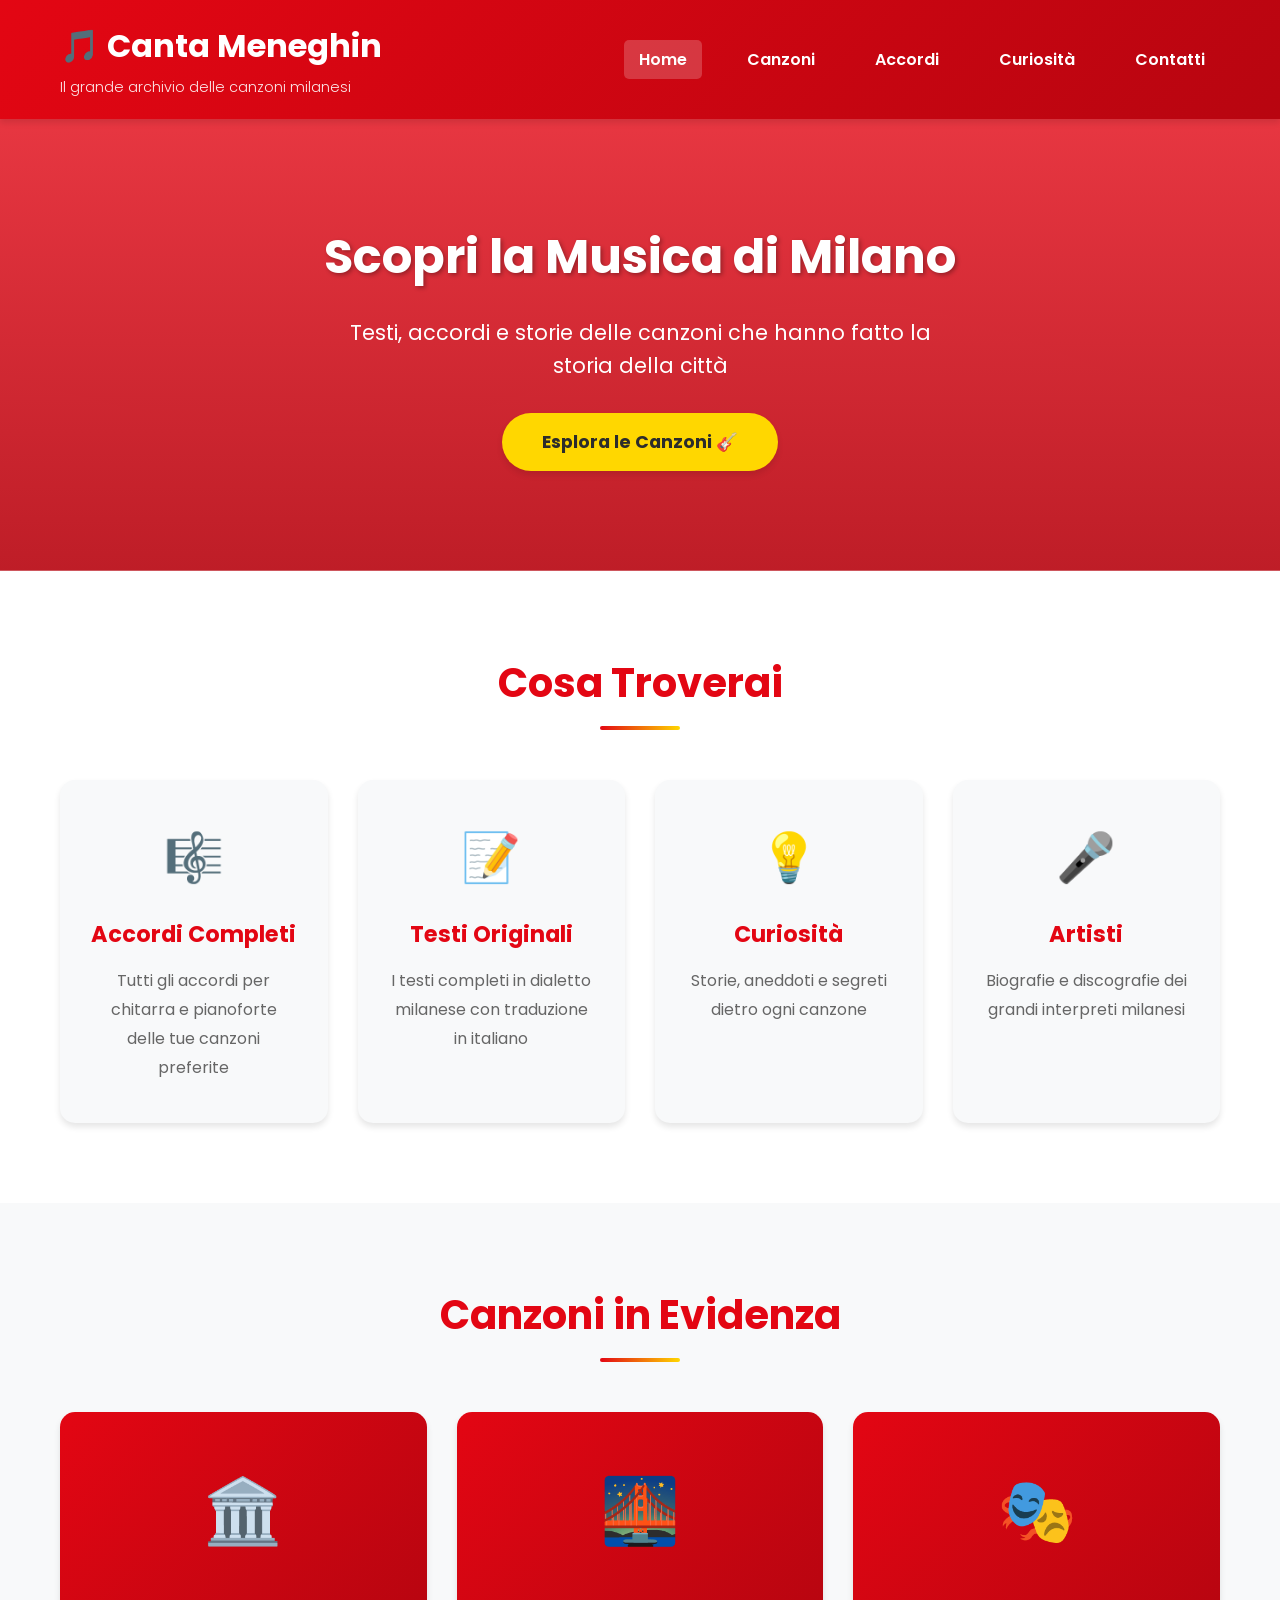
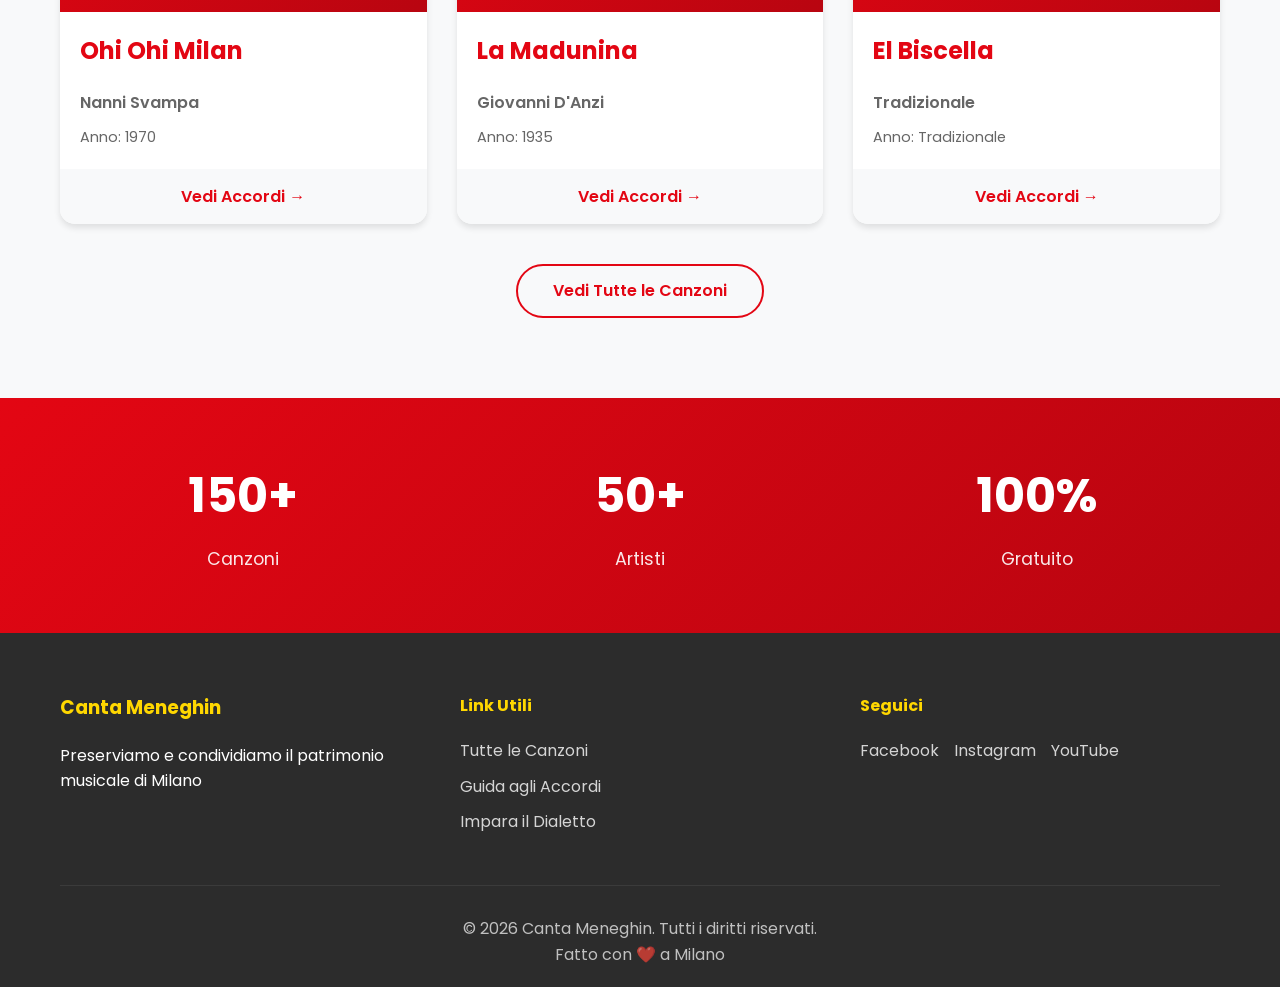
<file: index.html>
<!DOCTYPE html>
<html lang="it">
<head>
    <meta charset="UTF-8">
    <meta name="viewport" content="width=device-width, initial-scale=1.0">
    <title>Canta Meneghin - Il Grande Archivio delle Canzoni Milanesi</title>
    <link rel="stylesheet" href="css/style.css">
    <link href="https://fonts.googleapis.com/css2?family=Poppins:wght@300;400;600;700&display=swap" rel="stylesheet">
</head>
<body>
    <!-- Header -->
    <header class="main-header">
        <div class="container">
            <div class="logo">
                <h1>🎵 Canta Meneghin</h1>
                <p class="tagline">Il grande archivio delle canzoni milanesi</p>
            </div>
            <nav class="main-nav">
                <ul>
                    <li><a href="index.html" class="active">Home</a></li>
                    <li><a href="#canzoni">Canzoni</a></li>
                    <li><a href="#accordi">Accordi</a></li>
                    <li><a href="#curiosita">Curiosità</a></li>
                    <li><a href="#contatti">Contatti</a></li>
                </ul>
            </nav>
        </div>
    </header>

    <!-- Hero Section -->
    <section class="hero-section">
        <div class="hero-content">
            <h2>Scopri la Musica di Milano</h2>
            <p>Testi, accordi e storie delle canzoni che hanno fatto la storia della città</p>
            <a href="canzoni/index.html" class="cta-button">Esplora le Canzoni 🎸</a>
        </div>
    </section>

    <!-- Features Section -->
    <section class="features-section">
        <div class="container">
            <h2 class="section-title">Cosa Troverai</h2>
            <div class="features-grid">
                <div class="feature-card">
                    <div class="feature-icon">🎼</div>
                    <h3>Accordi Completi</h3>
                    <p>Tutti gli accordi per chitarra e pianoforte delle tue canzoni preferite</p>
                </div>
                <div class="feature-card">
                    <div class="feature-icon">📝</div>
                    <h3>Testi Originali</h3>
                    <p>I testi completi in dialetto milanese con traduzione in italiano</p>
                </div>
                <div class="feature-card">
                    <div class="feature-icon">💡</div>
                    <h3>Curiosità</h3>
                    <p>Storie, aneddoti e segreti dietro ogni canzone</p>
                </div>
                <div class="feature-card">
                    <div class="feature-icon">🎤</div>
                    <h3>Artisti</h3>
                    <p>Biografie e discografie dei grandi interpreti milanesi</p>
                </div>
            </div>
        </div>
    </section>

    <!-- Featured Songs -->
    <section id="canzoni" class="songs-section">
        <div class="container">
            <h2 class="section-title">Canzoni in Evidenza</h2>
            <div class="songs-grid">
                <div class="song-card">
                    <div class="song-image">🏛️</div>
                    <h3>Ohi Ohi Milan</h3>
                    <p class="artist">Nanni Svampa</p>
                    <p class="year">Anno: 1970</p>
                    <a href="canzoni/esempio.html" class="song-link">Vedi Accordi →</a>
                </div>
                <div class="song-card">
                    <div class="song-image">🌉</div>
                    <h3>La Madunina</h3>
                    <p class="artist">Giovanni D'Anzi</p>
                    <p class="year">Anno: 1935</p>
                    <a href="#" class="song-link">Vedi Accordi →</a>
                </div>
                <div class="song-card">
                    <div class="song-image">🎭</div>
                    <h3>El Biscella</h3>
                    <p class="artist">Tradizionale</p>
                    <p class="year">Anno: Tradizionale</p>
                    <a href="#" class="song-link">Vedi Accordi →</a>
                </div>
            </div>
            <div class="center-button">
                <a href="canzoni/index.html" class="secondary-button">Vedi Tutte le Canzoni</a>
            </div>
        </div>
    </section>

    <!-- Stats Section -->
    <section class="stats-section">
        <div class="container">
            <div class="stats-grid">
                <div class="stat-item">
                    <div class="stat-number">150+</div>
                    <div class="stat-label">Canzoni</div>
                </div>
                <div class="stat-item">
                    <div class="stat-number">50+</div>
                    <div class="stat-label">Artisti</div>
                </div>
                <div class="stat-item">
                    <div class="stat-number">100%</div>
                    <div class="stat-label">Gratuito</div>
                </div>
            </div>
        </div>
    </section>

    <!-- Footer -->
    <footer class="main-footer">
        <div class="container">
            <div class="footer-content">
                <div class="footer-section">
                    <h3>Canta Meneghin</h3>
                    <p>Preserviamo e condividiamo il patrimonio musicale di Milano</p>
                </div>
                <div class="footer-section">
                    <h4>Link Utili</h4>
                    <ul>
                        <li><a href="#">Tutte le Canzoni</a></li>
                        <li><a href="#">Guida agli Accordi</a></li>
                        <li><a href="#">Impara il Dialetto</a></li>
                    </ul>
                </div>
                <div class="footer-section">
                    <h4>Seguici</h4>
                    <div class="social-links">
                        <a href="#">Facebook</a>
                        <a href="#">Instagram</a>
                        <a href="#">YouTube</a>
                    </div>
                </div>
            </div>
            <div class="footer-bottom">
                <p>&copy; 2026 Canta Meneghin. Tutti i diritti riservati.</p>
                <p>Fatto con ❤️ a Milano</p>
            </div>
        </div>
    </footer>
</body>
</html>
</file>
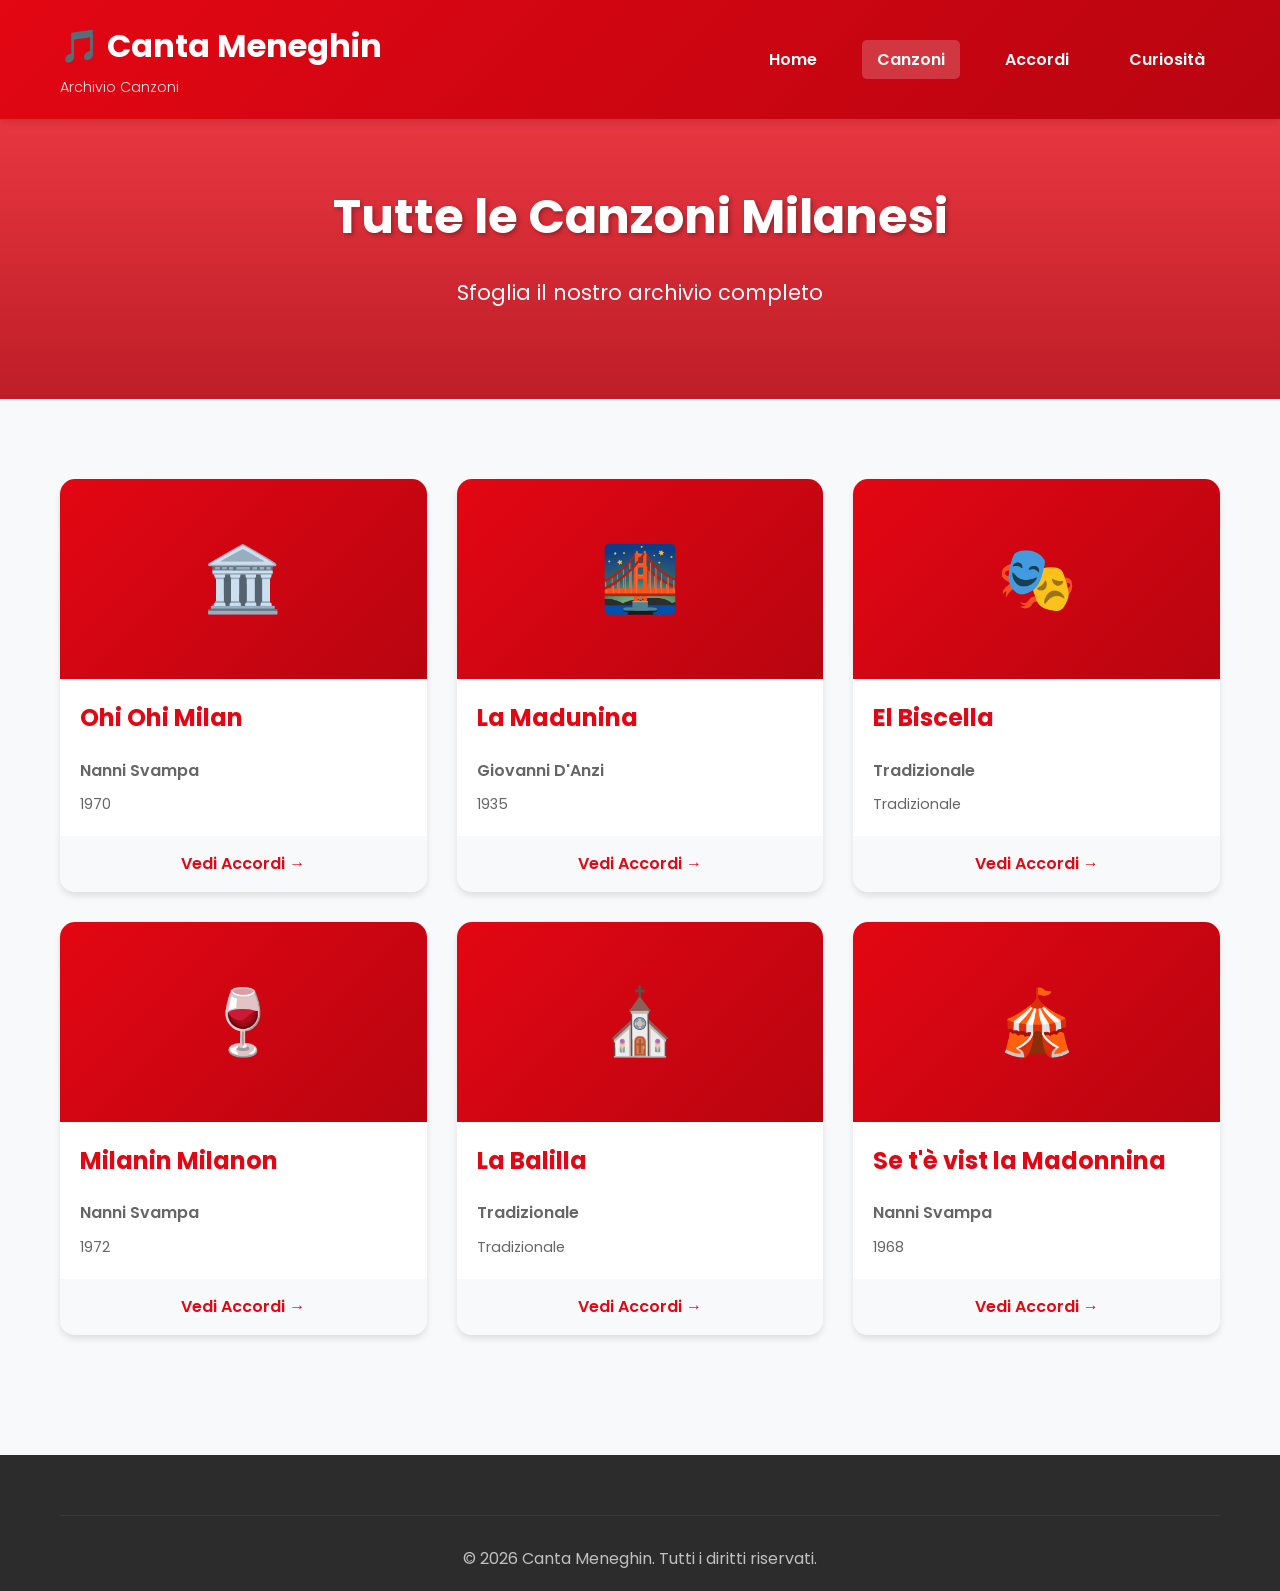
<file: canzoni/index.html>
<!DOCTYPE html>
<html lang="it">
<head>
    <meta charset="UTF-8">
    <meta name="viewport" content="width=device-width, initial-scale=1.0">
    <title>Canzoni Milanesi - Canta Meneghin</title>
    <link rel="stylesheet" href="../css/style.css">
    <link href="https://fonts.googleapis.com/css2?family=Poppins:wght@300;400;600;700&display=swap" rel="stylesheet">
</head>
<body>
    <header class="main-header">
        <div class="container">
            <div class="logo">
                <h1>🎵 Canta Meneghin</h1>
                <p class="tagline">Archivio Canzoni</p>
            </div>
            <nav class="main-nav">
                <ul>
                    <li><a href="../index.html">Home</a></li>
                    <li><a href="index.html" class="active">Canzoni</a></li>
                    <li><a href="../index.html#accordi">Accordi</a></li>
                    <li><a href="../index.html#curiosita">Curiosità</a></li>
                </ul>
            </nav>
        </div>
    </header>

    <section class="hero-section" style="padding: 60px 20px;">
        <div class="hero-content">
            <h2>Tutte le Canzoni Milanesi</h2>
            <p>Sfoglia il nostro archivio completo</p>
        </div>
    </section>

    <section class="songs-section">
        <div class="container">
            <div class="songs-grid">
                <div class="song-card">
                    <div class="song-image">🏛️</div>
                    <h3>Ohi Ohi Milan</h3>
                    <p class="artist">Nanni Svampa</p>
                    <p class="year">1970</p>
                    <a href="esempio.html" class="song-link">Vedi Accordi →</a>
                </div>
                
                <div class="song-card">
                    <div class="song-image">🌉</div>
                    <h3>La Madunina</h3>
                    <p class="artist">Giovanni D'Anzi</p>
                    <p class="year">1935</p>
                    <a href="#" class="song-link">Vedi Accordi →</a>
                </div>
                
                <div class="song-card">
                    <div class="song-image">🎭</div>
                    <h3>El Biscella</h3>
                    <p class="artist">Tradizionale</p>
                    <p class="year">Tradizionale</p>
                    <a href="#" class="song-link">Vedi Accordi →</a>
                </div>
                
                <div class="song-card">
                    <div class="song-image">🍷</div>
                    <h3>Milanin Milanon</h3>
                    <p class="artist">Nanni Svampa</p>
                    <p class="year">1972</p>
                    <a href="#" class="song-link">Vedi Accordi →</a>
                </div>
                
                <div class="song-card">
                    <div class="song-image">⛪</div>
                    <h3>La Balilla</h3>
                    <p class="artist">Tradizionale</p>
                    <p class="year">Tradizionale</p>
                    <a href="#" class="song-link">Vedi Accordi →</a>
                </div>
                
                <div class="song-card">
                    <div class="song-image">🎪</div>
                    <h3>Se t'è vist la Madonnina</h3>
                    <p class="artist">Nanni Svampa</p>
                    <p class="year">1968</p>
                    <a href="#" class="song-link">Vedi Accordi →</a>
                </div>
            </div>
        </div>
    </section>

    <footer class="main-footer">
        <div class="container">
            <div class="footer-bottom">
                <p>&copy; 2026 Canta Meneghin. Tutti i diritti riservati.</p>
            </div>
        </div>
    </footer>
</body>
</html>
</file>
<file: css/style.css>
/* ===================================
   CANTA MENEGHIN - STILI PRINCIPALI
   =================================== */

/* Reset e Base */
* {
    margin: 0;
    padding: 0;
    box-sizing: border-box;
}

:root {
    --primary-color: #E30613;
    --primary-dark: #B80510;
    --secondary-color: #FFFFFF;
    --accent-color: #FFD700;
    --text-dark: #2C2C2C;
    --text-light: #666666;
    --bg-light: #F8F9FA;
    --bg-white: #FFFFFF;
    --shadow: 0 4px 6px rgba(0, 0, 0, 0.1);
    --shadow-hover: 0 8px 15px rgba(0, 0, 0, 0.2);
}

body {
    font-family: 'Poppins', sans-serif;
    color: var(--text-dark);
    line-height: 1.6;
    background-color: var(--bg-light);
}

.container {
    max-width: 1200px;
    margin: 0 auto;
    padding: 0 20px;
}

/* Header */
.main-header {
    background: linear-gradient(135deg, var(--primary-color), var(--primary-dark));
    color: var(--secondary-color);
    padding: 20px 0;
    box-shadow: var(--shadow);
    position: sticky;
    top: 0;
    z-index: 1000;
}

.main-header .container {
    display: flex;
    justify-content: space-between;
    align-items: center;
    flex-wrap: wrap;
}

.logo h1 {
    font-size: 2rem;
    font-weight: 700;
    margin-bottom: 5px;
}

.tagline {
    font-size: 0.9rem;
    opacity: 0.9;
    font-weight: 300;
}

.main-nav ul {
    list-style: none;
    display: flex;
    gap: 30px;
}

.main-nav a {
    color: var(--secondary-color);
    text-decoration: none;
    font-weight: 600;
    transition: all 0.3s ease;
    padding: 8px 15px;
    border-radius: 5px;
}

.main-nav a:hover,
.main-nav a.active {
    background-color: rgba(255, 255, 255, 0.2);
    transform: translateY(-2px);
}

/* Hero Section */
.hero-section {
    background: linear-gradient(rgba(227, 6, 19, 0.8), rgba(184, 5, 16, 0.9)),
                url('data:image/svg+xml,<svg xmlns="http://www.w3.org/2000/svg" viewBox="0 0 1440 320"><path fill="%23ffffff" fill-opacity="0.1" d="M0,96L48,112C96,128,192,160,288,186.7C384,213,480,235,576,213.3C672,192,768,128,864,128C960,128,1056,192,1152,208C1248,224,1344,192,1392,176L1440,160L1440,320L1392,320C1344,320,1248,320,1152,320C1056,320,960,320,864,320C768,320,672,320,576,320C480,320,384,320,288,320C192,320,96,320,48,320L0,320Z"></path></svg>');
    background-size: cover;
    background-position: center;
    color: var(--secondary-color);
    padding: 100px 20px;
    text-align: center;
}

.hero-content h2 {
    font-size: 3rem;
    margin-bottom: 20px;
    font-weight: 700;
    text-shadow: 2px 2px 4px rgba(0, 0, 0, 0.3);
}

.hero-content p {
    font-size: 1.3rem;
    margin-bottom: 30px;
    max-width: 600px;
    margin-left: auto;
    margin-right: auto;
}

.cta-button {
    display: inline-block;
    background-color: var(--accent-color);
    color: var(--text-dark);
    padding: 15px 40px;
    text-decoration: none;
    border-radius: 50px;
    font-weight: 700;
    font-size: 1.1rem;
    transition: all 0.3s ease;
    box-shadow: var(--shadow);
}

.cta-button:hover {
    transform: translateY(-3px);
    box-shadow: var(--shadow-hover);
    background-color: #FFE44D;
}

/* Section Titles */
.section-title {
    text-align: center;
    font-size: 2.5rem;
    margin-bottom: 50px;
    color: var(--primary-color);
    position: relative;
    padding-bottom: 15px;
}

.section-title::after {
    content: '';
    position: absolute;
    bottom: 0;
    left: 50%;
    transform: translateX(-50%);
    width: 80px;
    height: 4px;
    background: linear-gradient(to right, var(--primary-color), var(--accent-color));
    border-radius: 2px;
}

/* Features Section */
.features-section {
    padding: 80px 20px;
    background-color: var(--bg-white);
}

.features-grid {
    display: grid;
    grid-template-columns: repeat(auto-fit, minmax(250px, 1fr));
    gap: 30px;
    margin-top: 40px;
}

.feature-card {
    background: var(--bg-light);
    padding: 40px 30px;
    border-radius: 15px;
    text-align: center;
    transition: all 0.3s ease;
    box-shadow: var(--shadow);
}

.feature-card:hover {
    transform: translateY(-10px);
    box-shadow: var(--shadow-hover);
}

.feature-icon {
    font-size: 3rem;
    margin-bottom: 20px;
}

.feature-card h3 {
    color: var(--primary-color);
    margin-bottom: 15px;
    font-size: 1.4rem;
}

.feature-card p {
    color: var(--text-light);
    line-height: 1.8;
}

/* Songs Section */
.songs-section {
    padding: 80px 20px;
    background-color: var(--bg-light);
}

.songs-grid {
    display: grid;
    grid-template-columns: repeat(auto-fit, minmax(300px, 1fr));
    gap: 30px;
    margin-bottom: 40px;
}

.song-card {
    background: var(--bg-white);
    border-radius: 15px;
    overflow: hidden;
    box-shadow: var(--shadow);
    transition: all 0.3s ease;
}

.song-card:hover {
    transform: translateY(-5px);
    box-shadow: var(--shadow-hover);
}

.song-image {
    background: linear-gradient(135deg, var(--primary-color), var(--primary-dark));
    height: 200px;
    display: flex;
    align-items: center;
    justify-content: center;
    font-size: 4rem;
}

.song-card h3 {
    padding: 20px;
    color: var(--primary-color);
    font-size: 1.5rem;
}

.song-card .artist {
    padding: 0 20px 10px;
    color: var(--text-light);
    font-weight: 600;
}

.song-card .year {
    padding: 0 20px 20px;
    color: var(--text-light);
    font-size: 0.9rem;
}

.song-link {
    display: block;
    padding: 15px 20px;
    background-color: var(--bg-light);
    color: var(--primary-color);
    text-decoration: none;
    font-weight: 600;
    text-align: center;
    transition: all 0.3s ease;
}

.song-link:hover {
    background-color: var(--primary-color);
    color: var(--secondary-color);
}

.center-button {
    text-align: center;
    margin-top: 40px;
}

.secondary-button {
    display: inline-block;
    background-color: transparent;
    color: var(--primary-color);
    padding: 12px 35px;
    text-decoration: none;
    border: 2px solid var(--primary-color);
    border-radius: 50px;
    font-weight: 600;
    transition: all 0.3s ease;
}

.secondary-button:hover {
    background-color: var(--primary-color);
    color: var(--secondary-color);
}

/* Stats Section */
.stats-section {
    background: linear-gradient(135deg, var(--primary-color), var(--primary-dark));
    padding: 60px 20px;
    color: var(--secondary-color);
}

.stats-grid {
    display: grid;
    grid-template-columns: repeat(auto-fit, minmax(200px, 1fr));
    gap: 30px;
    text-align: center;
}

.stat-number {
    font-size: 3rem;
    font-weight: 700;
    margin-bottom: 10px;
}

.stat-label {
    font-size: 1.1rem;
    opacity: 0.9;
}

/* Footer */
.main-footer {
    background-color: var(--text-dark);
    color: var(--secondary-color);
    padding: 60px 20px 20px;
}

.footer-content {
    display: grid;
    grid-template-columns: repeat(auto-fit, minmax(250px, 1fr));
    gap: 40px;
    margin-bottom: 40px;
}

.footer-section h3,
.footer-section h4 {
    margin-bottom: 20px;
    color: var(--accent-color);
}

.footer-section ul {
    list-style: none;
}

.footer-section ul li {
    margin-bottom: 10px;
}

.footer-section a {
    color: var(--secondary-color);
    text-decoration: none;
    opacity: 0.8;
    transition: opacity 0.3s ease;
}

.footer-section a:hover {
    opacity: 1;
    color: var(--accent-color);
}

.social-links {
    display: flex;
    gap: 15px;
}

.footer-bottom {
    text-align: center;
    padding-top: 30px;
    border-top: 1px solid rgba(255, 255, 255, 0.1);
    opacity: 0.7;
}

/* Responsive Design */
@media (max-width: 768px) {
    .main-header .container {
        flex-direction: column;
        text-align: center;
    }
    
    .main-nav ul {
        margin-top: 20px;
        flex-wrap: wrap;
        justify-content: center;
    }
    
    .hero-content h2 {
        font-size: 2rem;
    }
    
    .section-title {
        font-size: 2rem;
    }
}
</file>
